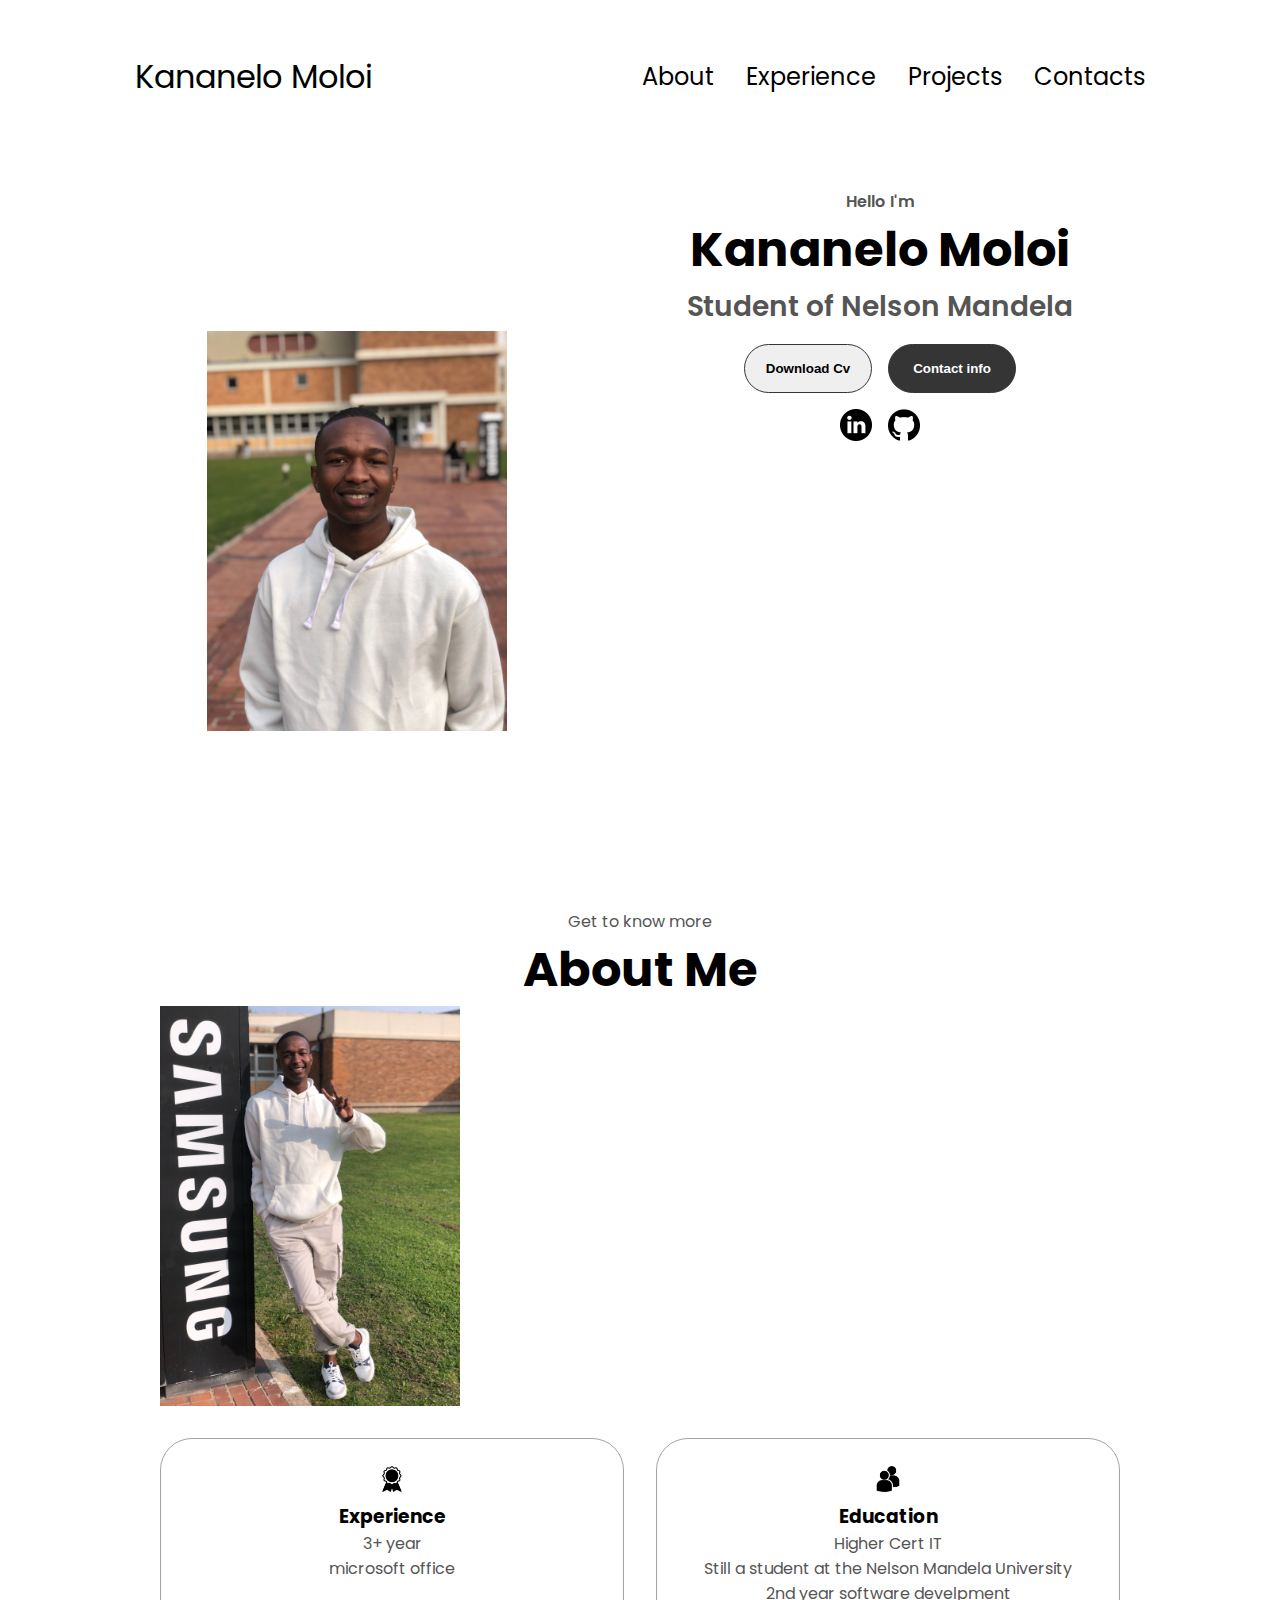
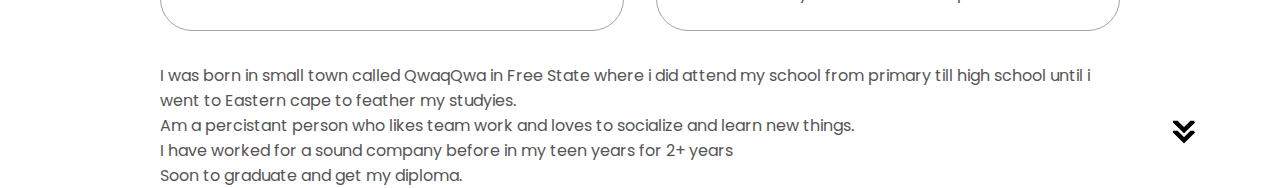
<file: index.html>
<!DOCTYPE html>
<html lang="en">
<head>
    <meta charset="UTF-8">
    <meta name="viewport" content="width=device-width, initial-scale=1.0">
    <title>My profile</title>
    <link rel="stylesheet" href="styling.css">
    <link rel="stylesheet" href="mediaqueries.css">
</head>
<body>
    <nav id="desktop-nav">
        <div class="logo">Kananelo Moloi</div>
        <div>
            <ul class="nav-links">
                <li><a href="#about">About</a></li>
                <li><a href="#Experience">Experience</a></li>
                <li><a href="#Projects">Projects</a></li>
                <li><a href="#contacts">Contacts</a></li>
            </ul>
        </div>
    </nav>
    <nav id="hamburger-nav">
        <div class="logo">Kananelo Moloi</div>
        <div class="hamburger-menu">
            <div class="hamburger-icon" onclick="toggleMenu()">
                <span></span>
                <span></span>
                <span></span>
            </div>
            <div class="menu-links">
                <li><a href="#about" onclick="toggleMenu()">About</a></li>
                <li><a href="#Experience" onclick="toggleMenu()">Experience</a></li>
                <li><a href="#Projects" onclick="toggleMenu()">Projects</a></li>
                <li><a href="#contacts" onclick="toggleMenu()">Contacts</a></li>

            </div>
        </div>
    </nav>
    <section id="profile">
        <div class="section__pic-container">
            <img src="./assets/Profile 1.jpg" alt="Kananelo Moloi profile picture">
        </div>
        <div class="section__text">
            <p class="section__text__p1">Hello I'm</p>
            <h1 class="title">Kananelo Moloi</h1>
            <p class="section__text__p2">Student of Nelson Mandela</p>
            <div class="btn-container">
                <button class="btn btn-color-2" onclick="window.open('./assets/cv.pdf')"> Download Cv</button>
                <button class="btn btn-color-1" onclick="location.href='./#contacts'"> Contact info</button>
            </div>
            <div id="socials-container">
                <img src="./assets/linkedin.png" alt="My linkedin profile" class="icon" onclick="location.href='https://www.linkedin.com/in/martin-moloi-7161ab277/?lipi=urn%3Ali%3Apage%3Ad_flagship3_trust_verifications_email%3B0XJDKyd9S7O9OnPxawBf6g%3D%3D'">
                <img src="./assets/github.png" alt="My github profile" class="icon" onclick="location.href='https://github.com/KananeloMoloi'">
            </div>
            
        </div>
    </section>
    <section id="about">
        <p class="section__text__p1">Get to know more</p>
        <h1 class="title">About Me</h1>
        <div class="socials-container">
            <div class="section__pic-container">
                <img src="./assets/about.jpg" alt="Profile picture" class="about-pic">
            </div>
            <div class="about-details-container">
                <div class="about-containers">
                    <div class="details-container">
                        <img src="./assets/experience.png" alt="Experience icon" class="icon">
                        <h3>Experience</h3>
                        <p> 3+ year <br> microsoft office</p>
                    </div>
                    <div class="details-container">
                        <img src="./assets/education.png" alt="Education icon" class="icon">
                        <h3>Education</h3>
                        <p>Higher Cert IT <br> Still a student at the Nelson Mandela University <br> 2nd year software develpment</p>
                    </div>
                </div>
                <div class="text-container">
                    <p>I was born in small town called QwaqQwa in Free State where i did attend my school from primary till high school until i went to Eastern cape to feather my studyies. <br>Am a percistant person who likes team work and loves to socialize and learn new things. <br>
                    I have worked for a sound company before in my teen years for 2+ years <br>
                    Soon to graduate and get my diploma.
                    </p>
                </div>
            </div>
        </div>
        <img src="./assets/arrow.png" alt="Arrow icon" class="icon arrow" onclick="location.href='./#Experience'">
    </section>
    <script src="script.js"></script>
</body>
</html>
</file>
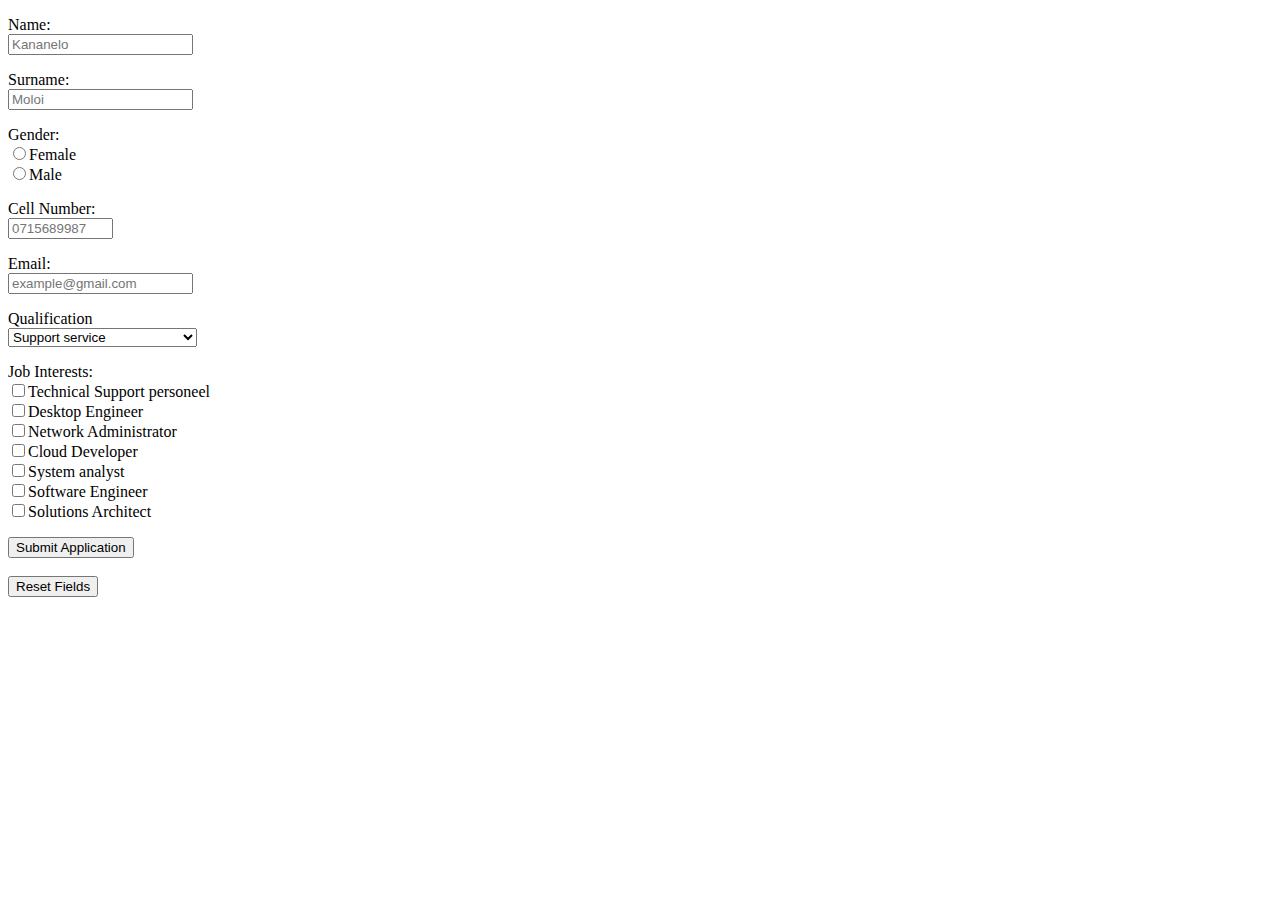
<file: ITP2010/forms/formDesign.html>
<!DOCTYPE html>
<html lang="en">
<head>
    <meta charset="UTF-8">
    <meta name="viewport" content="width=device-width, initial-scale=1.0">
</head>
<body>
    <form action="formStyle.css">
        <p>Name:<br>
        <input type="text" required placeholder="Kananelo">
        </p>    
        <p>Surname:<br>
        <input type="text" required placeholder="Moloi">
        </p>
        <p>Gender:<br>
        <input type="radio" name="female-1" id="female__1">Female<br>
        <input type="radio" name="male-1" id="male__1">Male <br>
        </p>
        <p>Cell Number:<br>
        <input type="text" name="cellNumber" id="cellNumbe-1" required autocomplete="off" size="10" pattern="\d{10}"title="Must be 0123456789" placeholder="0715689987"><br>
        </p>
        <p>Email: <br> <input type="email" name="email-1" id="email_1" required pattern="\*{@}\*" title="Must be example@gmail.com" placeholder="example@gmail.com"></p>
        <p>Qualification<br>
            <select name="qualification-1" id="qualification__1"  >
                <optgroup label="Information Tecnology">
                    <option value="Support service">Support service</option>
                    <option value="Communication Networks">Communication Networks</option>
                    <option value="Software Development">Software Development</option>
                </optgroup>
            </select>
        </p>
        <p>Job Interests: <br>
                <input type="checkbox" name="Technical Support" id="tech-support">Technical Support personeel<br>
                <input type="checkbox" name="Desktop Engineer" id="desktop-eng">Desktop Engineer<br>
                <input type="checkbox" name="Network Administrator" id="net-admin">Network Administrator<br>
                <input type="checkbox" name="Cloud Developer" id="cloud-dev">Cloud Developer<br>
                <input type="checkbox" name="System analyst" id="system-analyst">System analyst<br>
                <input type="checkbox" name="Software Engineer" id="Software-eng">Software Engineer<br>
                <input type="checkbox" name="Solutions Architect" id="Solutions-arch">Solutions Architect<br>
        </p>
    <input type="submit" value="Submit Application"><br><br>
    <input type="reset" value="Reset Fields">
    </form>
    
</body>
</html>
</file>
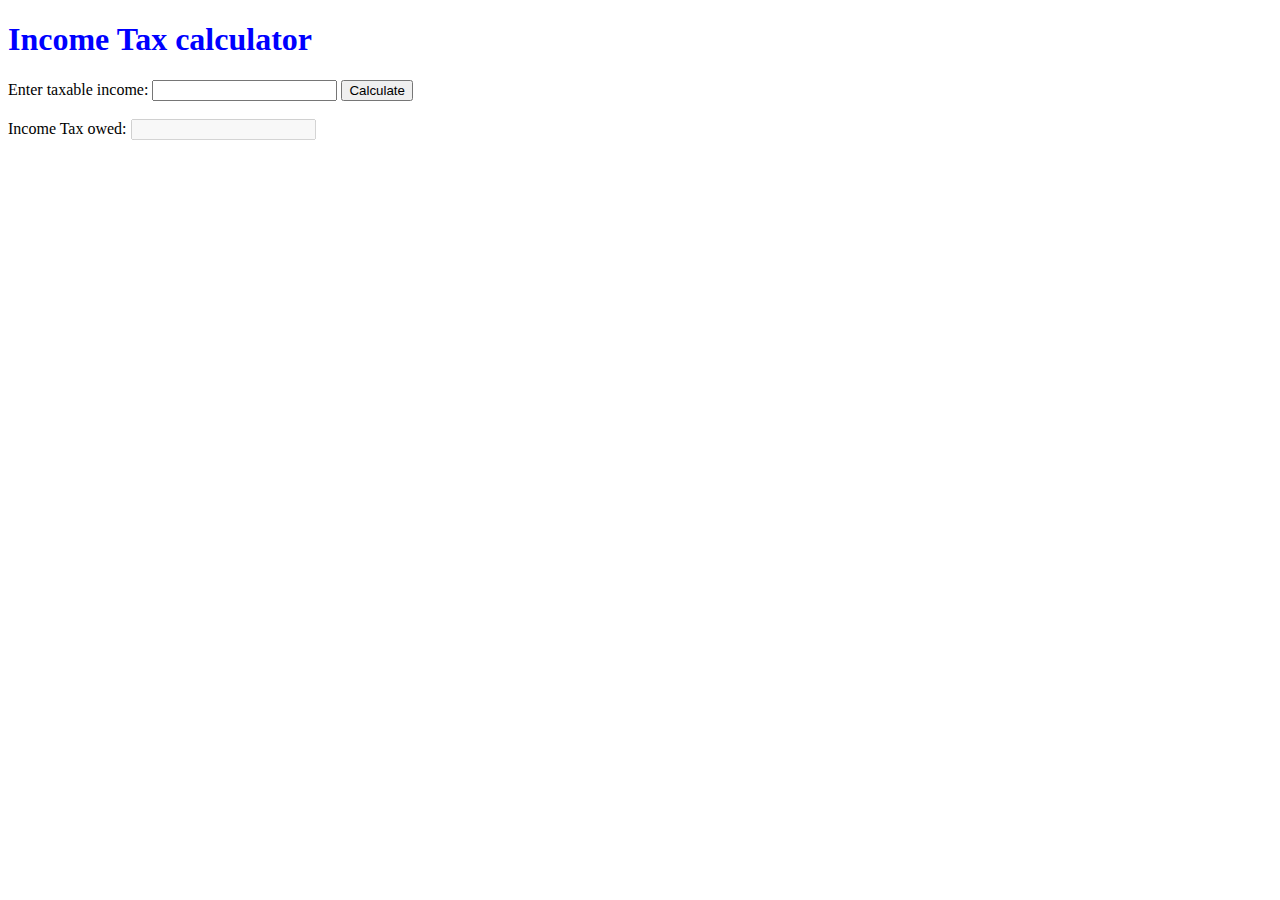
<file: ITP2010/java-basics/practical 2/taxpractice.html>
<!DOCTYPE html>
<html lang="en">
<head>
    <meta charset="UTF-8">
    <meta name="viewport" content="width=device-width, initial-scale=1.0">
    <link rel="stylesheet" href="taxStylingSheet.css">
    <title>Document</title>
</head>
<body>
    <h1 id="text_1">Income Tax calculator</h1>
    Enter taxable income: <input type="text"  id="income"> 
    <button onclick="myfunction()">  Calculate</button>
    <br>
    <br>
   Income Tax owed: <input type="text"  id="results" disabled>
    <script src="taxModifications.js"></script>
    
</body>
</html>
</file>
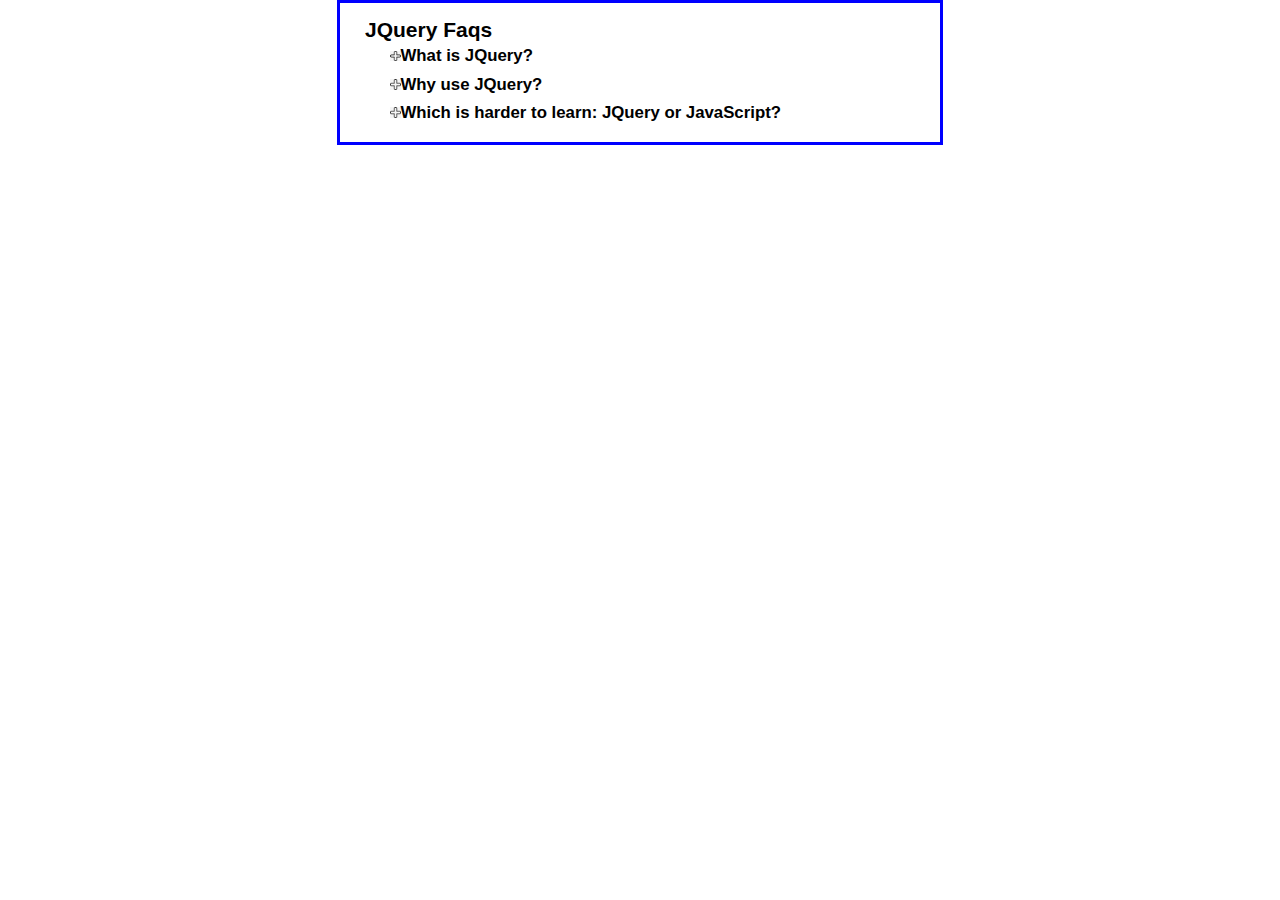
<file: ITP2010/practical 7/question1/index1.HTML>
<!DOCTYPE html>
<html lang="en">
<head>
    <meta charset="UTF-8">
    <meta name="viewport" content="width=device-width, initial-scale=1.0">
    <title>FAQs</title>
    <link rel="stylesheet" href="register1.css">
</head>
<body>
    <main id="faqs">
        <h1>JQuery Faqs</h1>
        <h2 class="container" ><img src="imgages/plus.jpg" alt="plus imgae" id="image_plus1" width="2%" height="2%"><a href="#">What is JQuery?</a></h2>
        <div id="p1">
            <p>JQuery is a library of the JavaScript functions that you're most likely to need need as youdevelop websites.</p>
        </div>
        <h2 class="container"><img src="imgages/plus.jpg" alt="plus imgae" id="image_plus2" width="2%" height="2%"><a href="#">Why use JQuery?</a></h2>
        <div id="p2">
            <p>Three reasons: </p>
            <ul>
                <li>It's free.</li>
                <li>It lets you get more done in less time.</li>
                <li>It's cross-browser compatible.</li>
            </ul>
        </div>
        <h2 class="container"><img src="imgages/plus.jpg" alt="plus imgae" id="image_plus3" width="2%" height="2%"><a href="#">Which is harder to learn: JQuery or JavaScript?</a></h2>
        <div id="p3">
            <p>For many things, JQuery is easier to learn and use than JavaScript. But remeber that JQuery is JavaScript</p>
        </div>

    </main>
   
      

    <script src="registermovement1.js"></script>
</body>
</html>
</file>
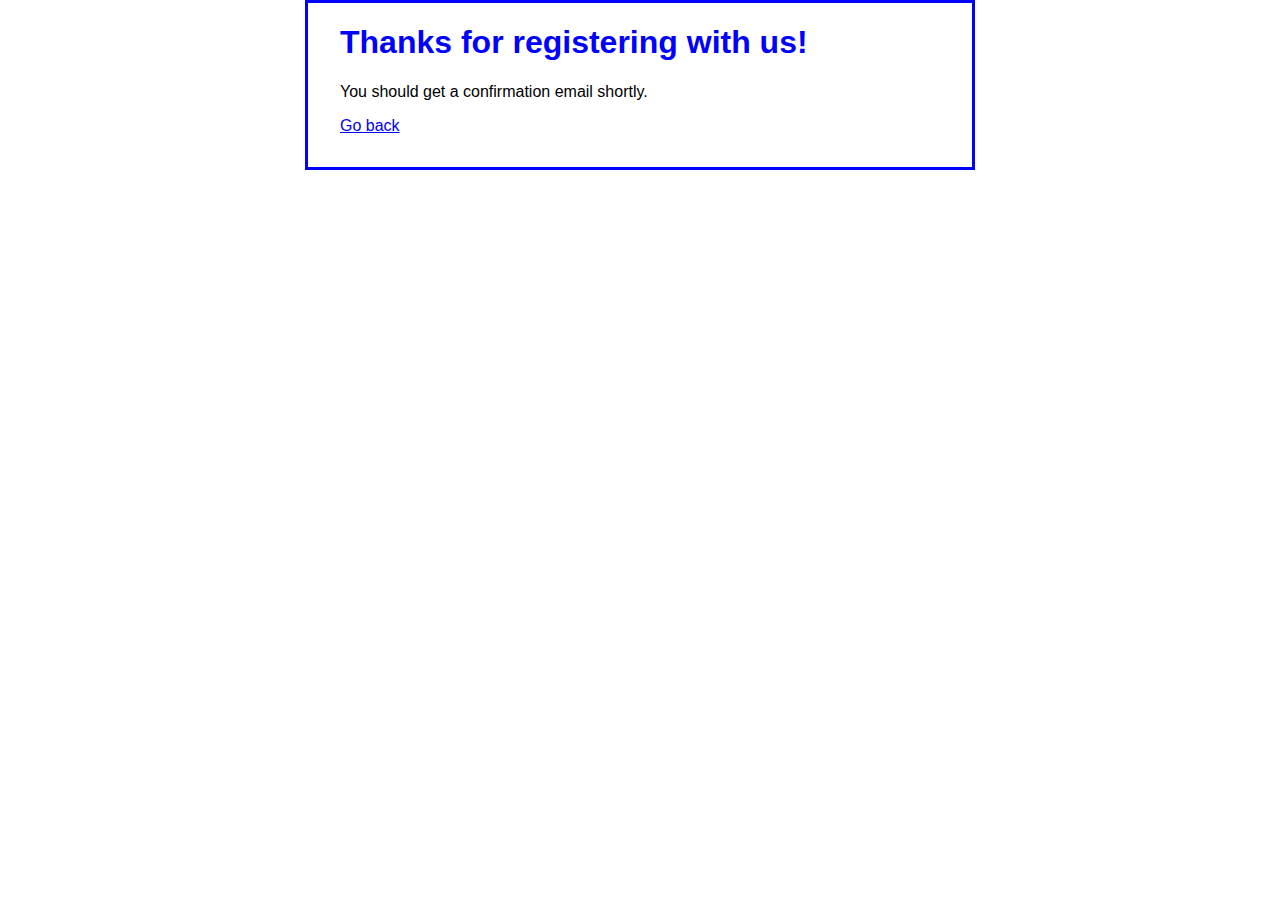
<file: ITP2010/practical 7/question2/confirm.html>
<!DOCTYPE html>
<html lang="en">
<head>
    <meta charset="UTF-8">
    <meta name="viewport" content="width=device-width, initial-scale=1.0">
    <title>Document</title>
    <link rel="stylesheet" href="register2.css">
</head>
<body>
    <main>
        <h1>Thanks for registering with us!</h1>
        <p>You should get a confirmation email shortly.</p>
        <p><a href="index2.html">Go back</a></p>
    </main>
</body>
</html>
</file>
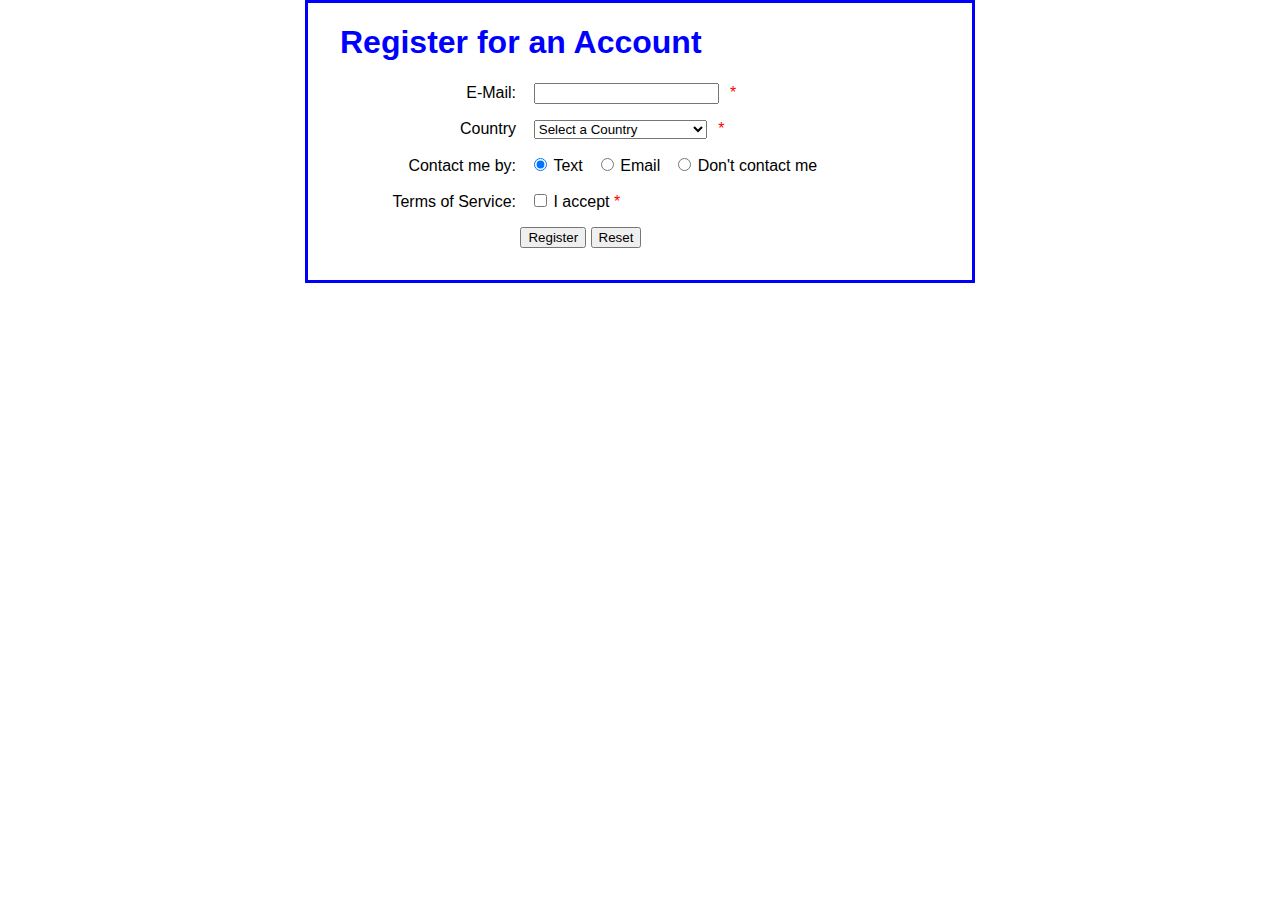
<file: ITP2010/practical 7/question2/index2.html>
<!DOCTYPE html>
<html lang="en">
<head>
    <meta charset="UTF-8">
    <meta name="viewport" content="width=device-width, initial-scale=1.0">
    <link rel="stylesheet" href="register2.css">
    <title>Document</title>
</head>
<body>
    <main>
        <h1>Register for an Account</h1>
        <form action="confirm.html" method="get">
            <div>
                <label for="email_address">E-Mail:</label>
                <input type="text" name="email_address" id="email_address" required title="Must be a valid email address" pattern="\*{@}*">
                <span>*</span>
            </div>
            <div>
                <label for="country">Country</label>
                <select name="country" id="country" required>
                    <option value="">Select a Country</option>
                    <option>USA</option>
                    <option>Cananda</option>
                    <option>Mexico</option>
                </select>
                <span>*</span>
            </div>
            <div>
                <label >Contact me by:</label>
                <input type="radio" name="contact" id="text" value="text" checked>Text
                <input type="radio" name="contact" id="email" value="email">Email
                <input type="radio" name="contact" id="none" value="none">Don't contact me
            </div>
            <div>
                <label>Terms of Service:</label>
                <input type="checkbox" name="terms" id="terms" value="yes" required title="Must Agree to the terms and conditions">I accept
                <span>*</span>
            </div>
            <div>
                <label>&nbsp;</label>
                <button onclick="myfuction3()">Register</button>
              <button type="reset">Reset</button>
            </div>
        </form>
    </main>
    <script src="registercompletion2.js"></script>
</body>
</html>
</file>
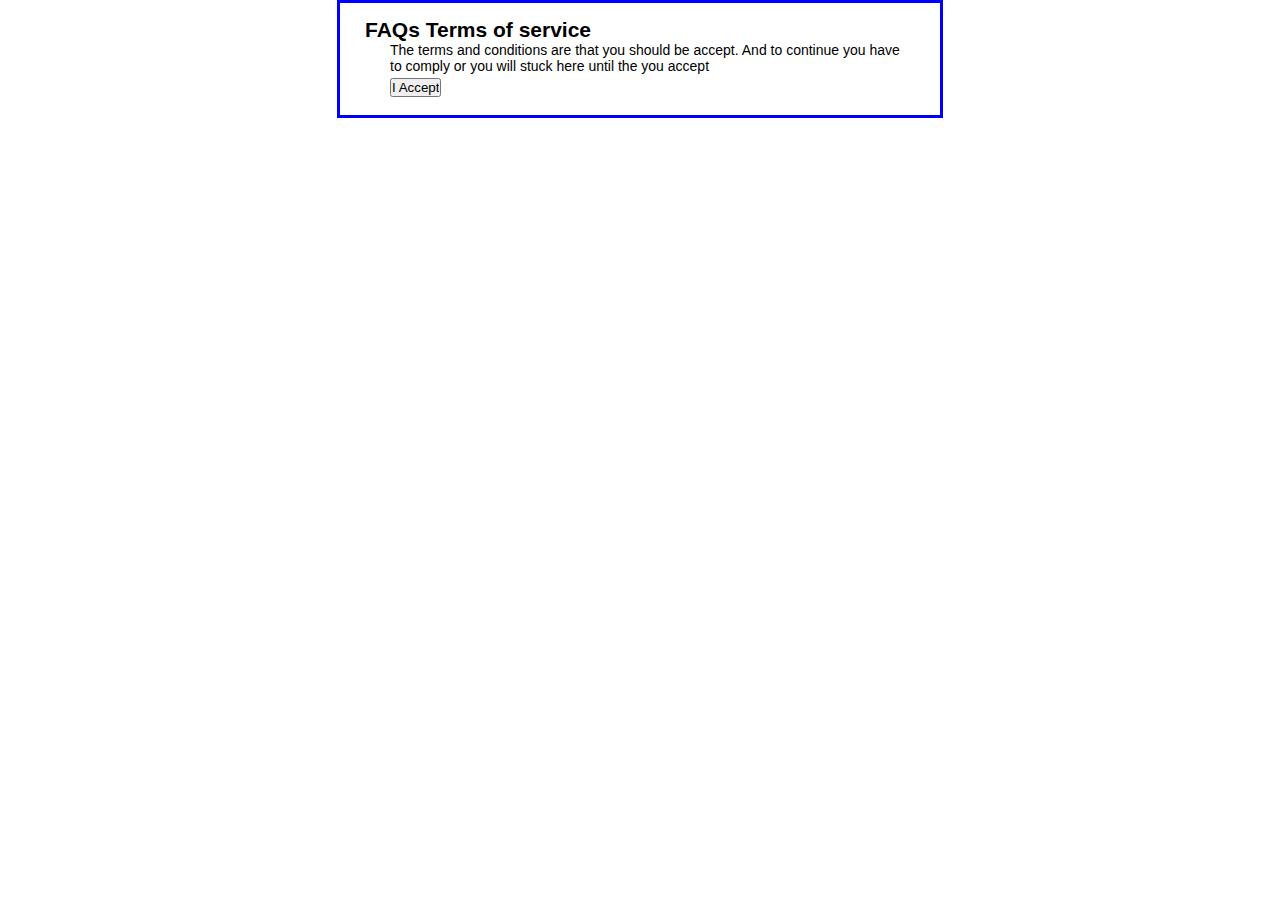
<file: ITP2010/practical 8/question1/terms.html>
<!DOCTYPE html>
<html lang="en">
<head>
    <meta charset="UTF-8">
    <meta name="viewport" content="width=device-width, initial-scale=1.0">
    <title>Document</title>
    <link rel="stylesheet" href="main.css">
</head>
<body>
    <main>
        <h1>FAQs Terms of service</h1>
        <p>The terms and conditions are that you should be accept. And to continue you have to comply or you will stuck here until the you accept </p>
        <p><input type="button" id="accept" value="I Accept"></p>
        <script>
            const btn = document.querySelector("#accept");
            btn.addEventListener("click",()=> window.location.href= "index1.html?accepted=true")
        </script>
    </main>
</body>
</html>
</file>
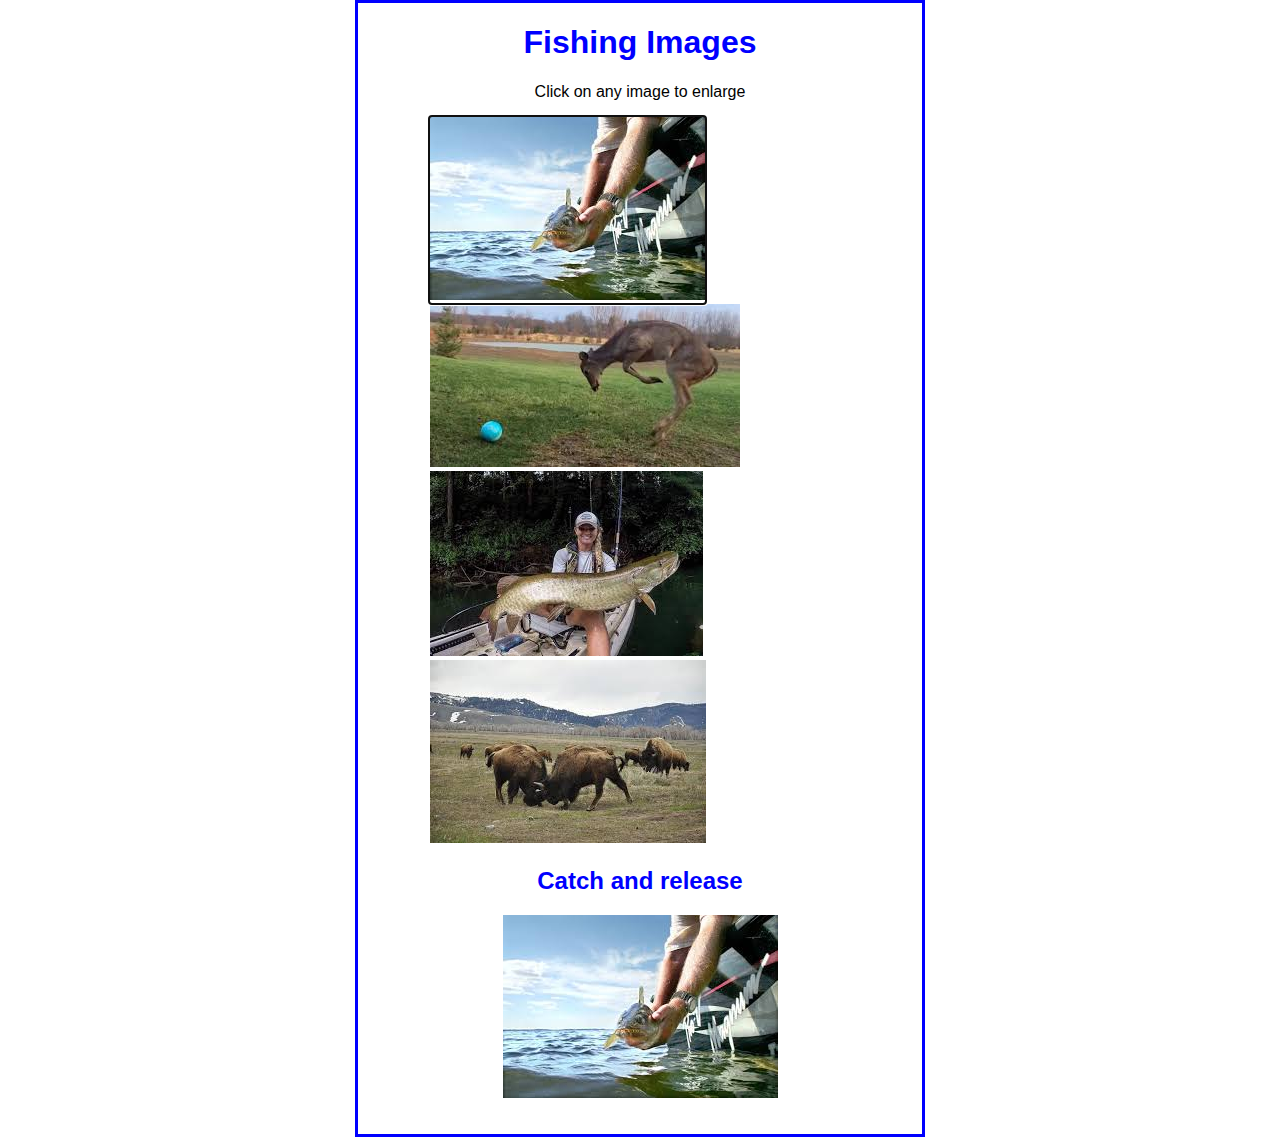
<file: ITP2010/practical 8/question2/index2.html>
<!DOCTYPE html>
<html lang="en">
<head>
    <meta charset="UTF-8">
    <meta name="viewport" content="width=device-width, initial-scale=1.0">
    <title>Document</title>
<link rel="stylesheet" href="image_swap.css">
</head>
<body>
    <main>
       <h1>Fishing Images</h1>
       <p>Click on any image to enlarge</p>

       <ul id="image_list">
        <li><a href="images/catch and release.jpeg" title="Catch and release">
            <img src="images/catch and release.jpeg" alt="catch and release">
        </a></li>
        <li><a href="images/dear at play.jpeg" title="deer at play">
            <img src="images/dear at play.jpeg" alt="deer">
        </a></li>
        <li><a href="images/big catch.jpeg" title="the big one">
            <img src="images/big catch.jpeg" alt="big fish">
        </a></li>
        <li><a href="images/roaming bison.jpeg" title="roaming bison">
            <img src="images/roaming bison.jpeg" alt="bison">
        </a></li>
       </ul>

       <h2 id="caption">Catch and release</h2>
       <p><img src="images/catch and release.jpeg" alt="catch and release" id="main_image"></p>

       <script src="swp.js"></script>
    </main>
</body>
</html>
</file>
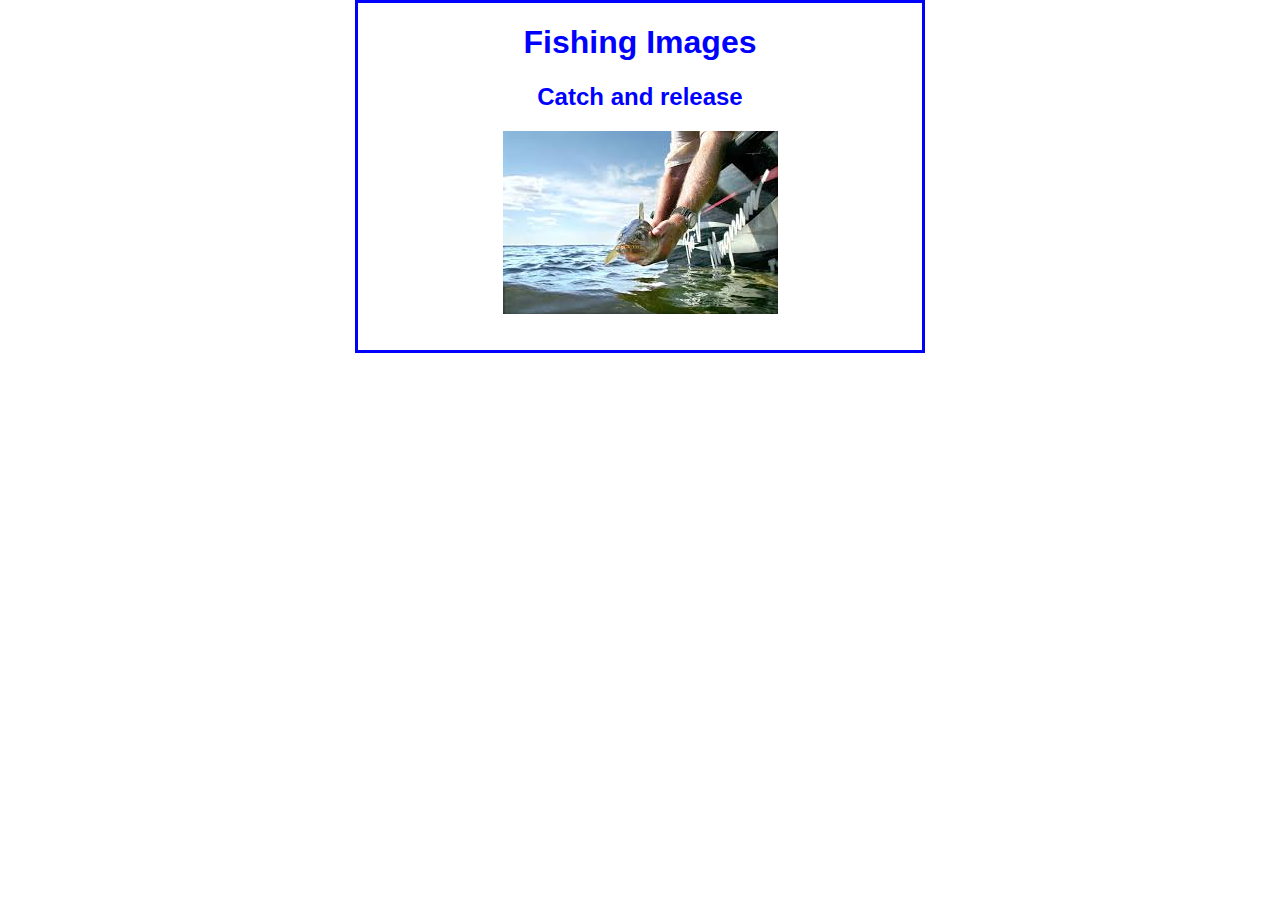
<file: ITP2010/practical 8/question3/image.html>
<!DOCTYPE html>
<html lang="en">
<head>
    <meta charset="UTF-8">
    <meta name="viewport" content="width=device-width, initial-scale=1.0">
    <title>Document</title>
    <link rel="stylesheet" href="slideshow.css">
</head>
<body>
    <h1>Fishing Images</h1>
    

    <ul id="image_list">
     <li><a href="images/catch and release.jpeg" title="Catch and release">
         <img src="images/catch and release.jpeg" alt="catch and release">
     </a></li>
     <li><a href="images/dear at play.jpeg" title="deer at play">
         <img src="images/dear at play.jpeg" alt="deer">
     </a></li>
     <li><a href="images/big catch.jpeg" title="the big one">
         <img src="images/big catch.jpeg" alt="big fish">
     </a></li>
     <li><a href="images/roaming bison.jpeg" title="roaming bison">
         <img src="images/roaming bison.jpeg" alt="bison">
     </a></li>
    </ul>

    <h2 id="caption">Catch and release</h2>
    <p><img src="images/catch and release.jpeg" alt="catch and release" id="main_image"></p>
    <script src="slide_show.js"></script>
</body>
</html>
</file>
<file: styling.css>
/*General styles*/

@import url('https://fonts.googleapis.com/css2?family=Poppins:ital,wght@300;400;500;600&display=swap');

*{
    margin: 0;
    padding: 0;
}
body{
    font-family: "Poppins", sans-serif;
}
html{
    scroll-behavior: smooth;
}
P{
    color: rgb(85, 85, 85);
}

/*Transition*/

a, .btn{
    transition: all 300ms ease;
}
/*NAV*/

nav, .nav-links{
    display: flex;
}
nav{
    justify-content: space-around;
    align-items: center;
    height: 17vh;
}
.nav-links{
    gap: 2rem;
    list-style: none;
    font-size: 1.5rem;
}
a{
    color: black;
    text-decoration: none;
    text-decoration-color: white;

}
a:hover{
    color: grey;
    text-decoration: underline;
    text-underline-offset: 1rem;
    text-decoration-color: rgb(181, 181, 181);
}
.logo{
    font-size: 2rem;

}
.logo:hover{
    cursor: default;
}
/*Humburger menu*/
#hamburger-nav{
    display: none;
}

.hamburger-menu{
    position: relative;
    display: inline-block;
}

.hamburger-icon{
    display: flex;
    flex-direction: column;
    justify-content: space-between;
    height: 24px;
    width: 24px;
    cursor: pointer;
}

.hamburger-icon span{
    width: 100%;
    height: 2px;
    background-color: black;
    transition: all 0.3 ease-in-out;
}

.menu-links{
    position: absolute;
    top: 100%;
    right: 0;
    background-color: white;
    width: fit-content;
    max-height: 0;
    overflow: hidden;
    transition: all 0.3 ease-in-out;
}

.menu-links a{
    display: block;
    padding: 10px;
    text-align: center;
    font-size: 1.5rem;
    color: black;
    text-decoration: none;
    transition: all 0.3 ease-in-out;
}

.menu-links li{
    list-style: none;
}

.menu-links.open{
    max-height: 300px;
}

.hamburger-icon.open span:first-child{
    transform: rotate(45deg) translate(10px,5px);
}
.hamburger-icon.open span:nth-child(2){
    opacity: 0;
}
.hamburger-icon.open span:last-child{
    transform: rotate(-45deg) translate(10px,-5px);
}

.hamburger-icon span:first-child{
    transform: none;
}
.hamburger-icon span:first-child{
    opacity: 1;
}
.hamburger-icon span:first-child{
    transform: none;
}

/*SECTiONS*/

section{
    padding-top: 4vh;
    height: 96vh;
    margin: 0 10rem;
    box-sizing: border-box;
    min-height: fit-content;
}

.section-container{
    display: flex;
}

#profile{
    display: flex;
    justify-content: center;
    gap: 5rem;
    height: 80vh;
}

.section__pic-container{
    display: flex;
    height: 400px;
    width: 400px;
    margin: auto 0 ;
}

.setion__text{
    align-self: center;
    text-align: center;
}

.section__text p{
    font-weight: 600;
}

.section__text__p1{
    text-align: center;
}

.section__text__p2{
    font-size: 1.75rem;
    margin-bottom: 1rem;
    text-align: center;
}

.title{
    font-size: 3rem;
    text-align: center;
}

#socials-container{
    display: flex;
    justify-content: center;
    margin-top: 1rem;
    gap: 1rem;
}

/*ICONS*/

.icon{
    cursor: pointer;
    height: 2rem;
}

/*BUTTONS*/

.btn-container{
    display: flex;
    justify-content: center;
    gap: 1rem;
}

.btn{
    font-weight:600;
    transition: all 300ms ease;
    padding: 1rem;
    width: 8rem;
    border-radius: 2rem;
}

.btn-color-1, .btn-color-2 {
     border: rgb(53, 53, 53) 0.1rem solid;
}

.btn-color-1:hover, .btn-color-2:hover {
   cursor: pointer;
}

.btn-color-1, .btn-color-2:hover {
    background: rgb(53, 53, 53);
    color: white;
 }

 .btn-color-1:hover{
    background: rgb(0, 0, 0);
 }

 .btn-color-2:hover{
    background: black;
 }

 .btn-color-2:hover{
    border: rgb(255, 255, 255) 0.1rem solid;
 }

 .btn-container{
    gap: 1rem;
 }

 /*About section*/

 #about{
    position: relative;
 }

 .about-containers{
    gap: 2rem;
    margin-bottom: 2rem;
    margin-top: 2rem;
    
 }

 .about-details-container{
    justify-content: center;
    flex-direction: column;
 }

 .about-containers, .about-details-container{
    display: flex;
    
 }

 .abou-pic{
    border-radius: 2rem;
 }

 .arrow{
    position: absolute;
    right: -5rem;
    bottom: 2.5rem;
 }
 
 .details-container{
    padding: 1.5rem;
    flex: 1;
    background: white;
    border-radius: 2rem;
    border: rgb(53, 53, 53) 0.1rem solid;
    border-color: rgb(163, 163, 163);
    text-align: center;
 }

 .section-container{
    gap: 4rem;
    height: 80%;
 }

 .section__pic-container{
    height: 400px;
    width: 400px;
    margin: auto 0;
    
 }
</file>
<file: mediaqueries.css>
@media  screen and (max-width: 1200px){
    #desktop-nav{
        display: none;
    }
    #hamburger-nav{
        display: flex;
    }
}
</file>
<file: ITP2010/java-basics/practical 2/taxStylingSheet.css>
#text_1{
    color: blue;
}
</file>
<file: ITP2010/practical 7/question1/register1.css>
*{
    margin: 0;
    padding: 0;
}

body{
     font-family: Verdana, Geneva, Tahoma, sans-serif;
     font-size: 87.5%;
     width: 550px;
     margin: 0 auto;
     border: 3px solid blue;
     padding: 15px 25px;
}
h1{
    font-size: 150%;
}
h2{
    font-size: 120%;
    padding: .25em 0 .25em 25px;
    cursor: pointer;
   /* background: url(imgages/plus.jpg) no-repeat left center ;
    background-size: 2%;*/
}
#image_plus{
    width: 2%;
    height: 2%;
    
    align-items: left;
    

}
h2.minus{
    background: url(imgages/minus.jpg) no-repeat left center;
}

a{
    color: black;
    text-decoration: none;
}
a:focus, a:hover{
    color: turquoise;

}
div{
    display: none;
}

div.open{
    display: block;
}

ul{
    padding-left: 45px;
}
li{
    padding-bottom: .25em;
}
p{
    padding-bottom: .25em;
    padding-left: 25px;
}
</file>
<file: ITP2010/practical 7/question2/register2.css>
body{
    font-family: Arial, Helvetica, sans-serif;
    background-color: white;
    margin: 0 auto;
    width: 600px;
    border: 3px solid blue;
    padding: 0 2em 1em;
}

h1{
    color: blue;
}
div{
    margin-bottom: 1em;
}
label{
    display: inline-block;
    width: 11em ;
    text-align: right;
}
input, select{
    margin-left: 1em;
    margin-right: 0.5em;
}
select{
    width: 13em;
}
span{
    color: red;
}
</file>
<file: ITP2010/practical 8/question1/main.css>
*{
    margin: 0;
    padding: 0;
}

body{
     font-family: Verdana, Geneva, Tahoma, sans-serif;
     font-size: 87.5%;
     width: 550px;
     margin: 0 auto;
     border: 3px solid blue;
     padding: 15px 25px;
}
h1{
    font-size: 150%;
}
h2{
    font-size: 120%;
    padding: .25em 0 .25em 25px;
    cursor: pointer;
 
}
#image_plus{
    width: 2%;
    height: 2%;
    
    align-items: left;
    

}
h2.minus{
    background: url(imgages/minus.jpg) no-repeat left center;
}

a{
    color: black;
    text-decoration: none;
}
a:focus, a:hover{
    color: turquoise;

}
div{
    display: none;
}

div.open{
    display: block;
}

ul{
    padding-left: 45px;
}
li{
    padding-bottom: .25em;
}
p{
    padding-bottom: .25em;
    padding-left: 25px;
}
.hidden{
    display: none;
}
fieldset{
    padding: 1em;

}
legend{
    font-weight: bold;
    padding: 0.5em;
}
</file>
<file: ITP2010/practical 8/question2/image_swap.css>
body{
    font-family: Arial, Helvetica, sans-serif;
    background-color: white;
    margin: 0 auto;
    width: 500px;
    border: 3px solid blue;
    padding: 0 2em 1em;


}
h1 ,h2{
    color: blue;
}
h1, h2, p{
    text-align: center;
}
li
{
    display: inline;
}
</file>
<file: ITP2010/practical 8/question3/slideshow.css>
body{
    font-family: Arial, Helvetica, sans-serif;
    background-color: white;
    margin: 0 auto;
    width: 500px;
    border: 3px solid blue;
    padding: 0 2em 1em;


}
h1 ,h2{
    color: blue;
    text-align: center;
}
p{
    text-align: center;
}
ul
{
    display: none;
}
</file>
